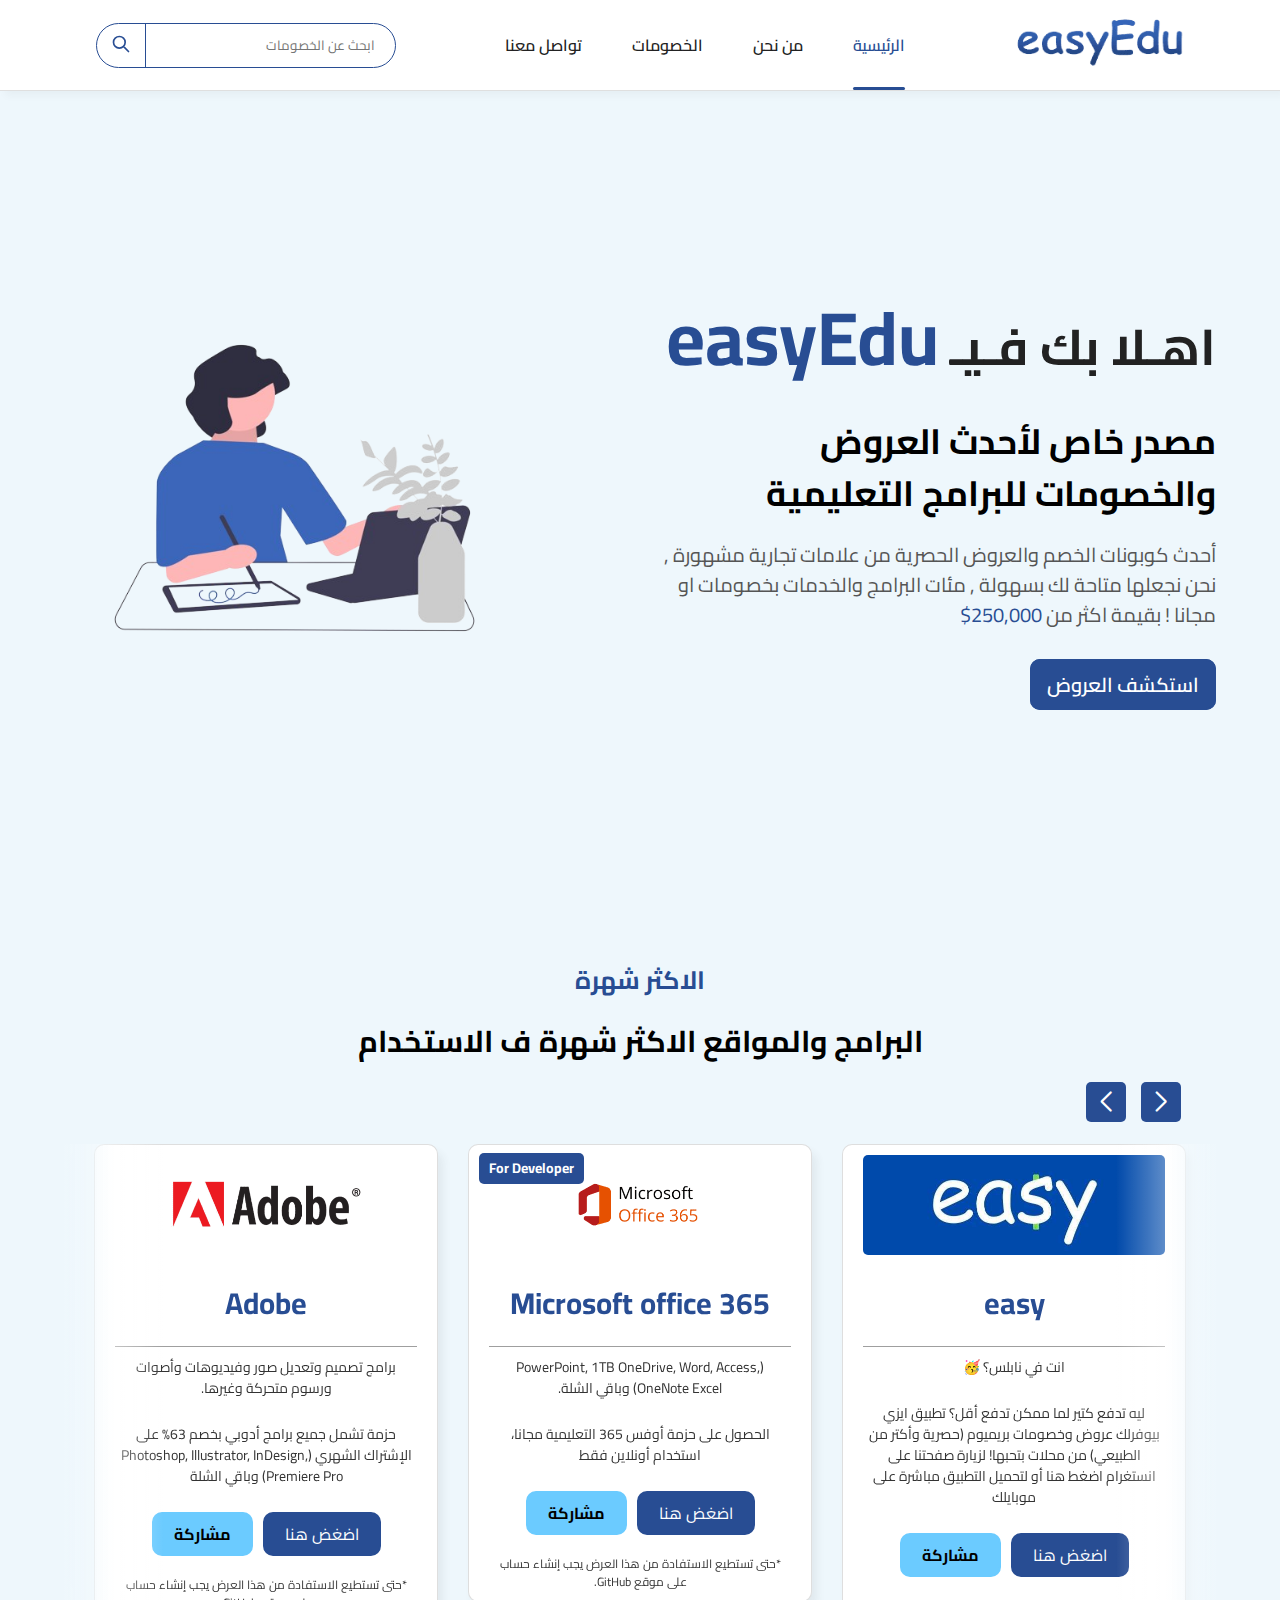
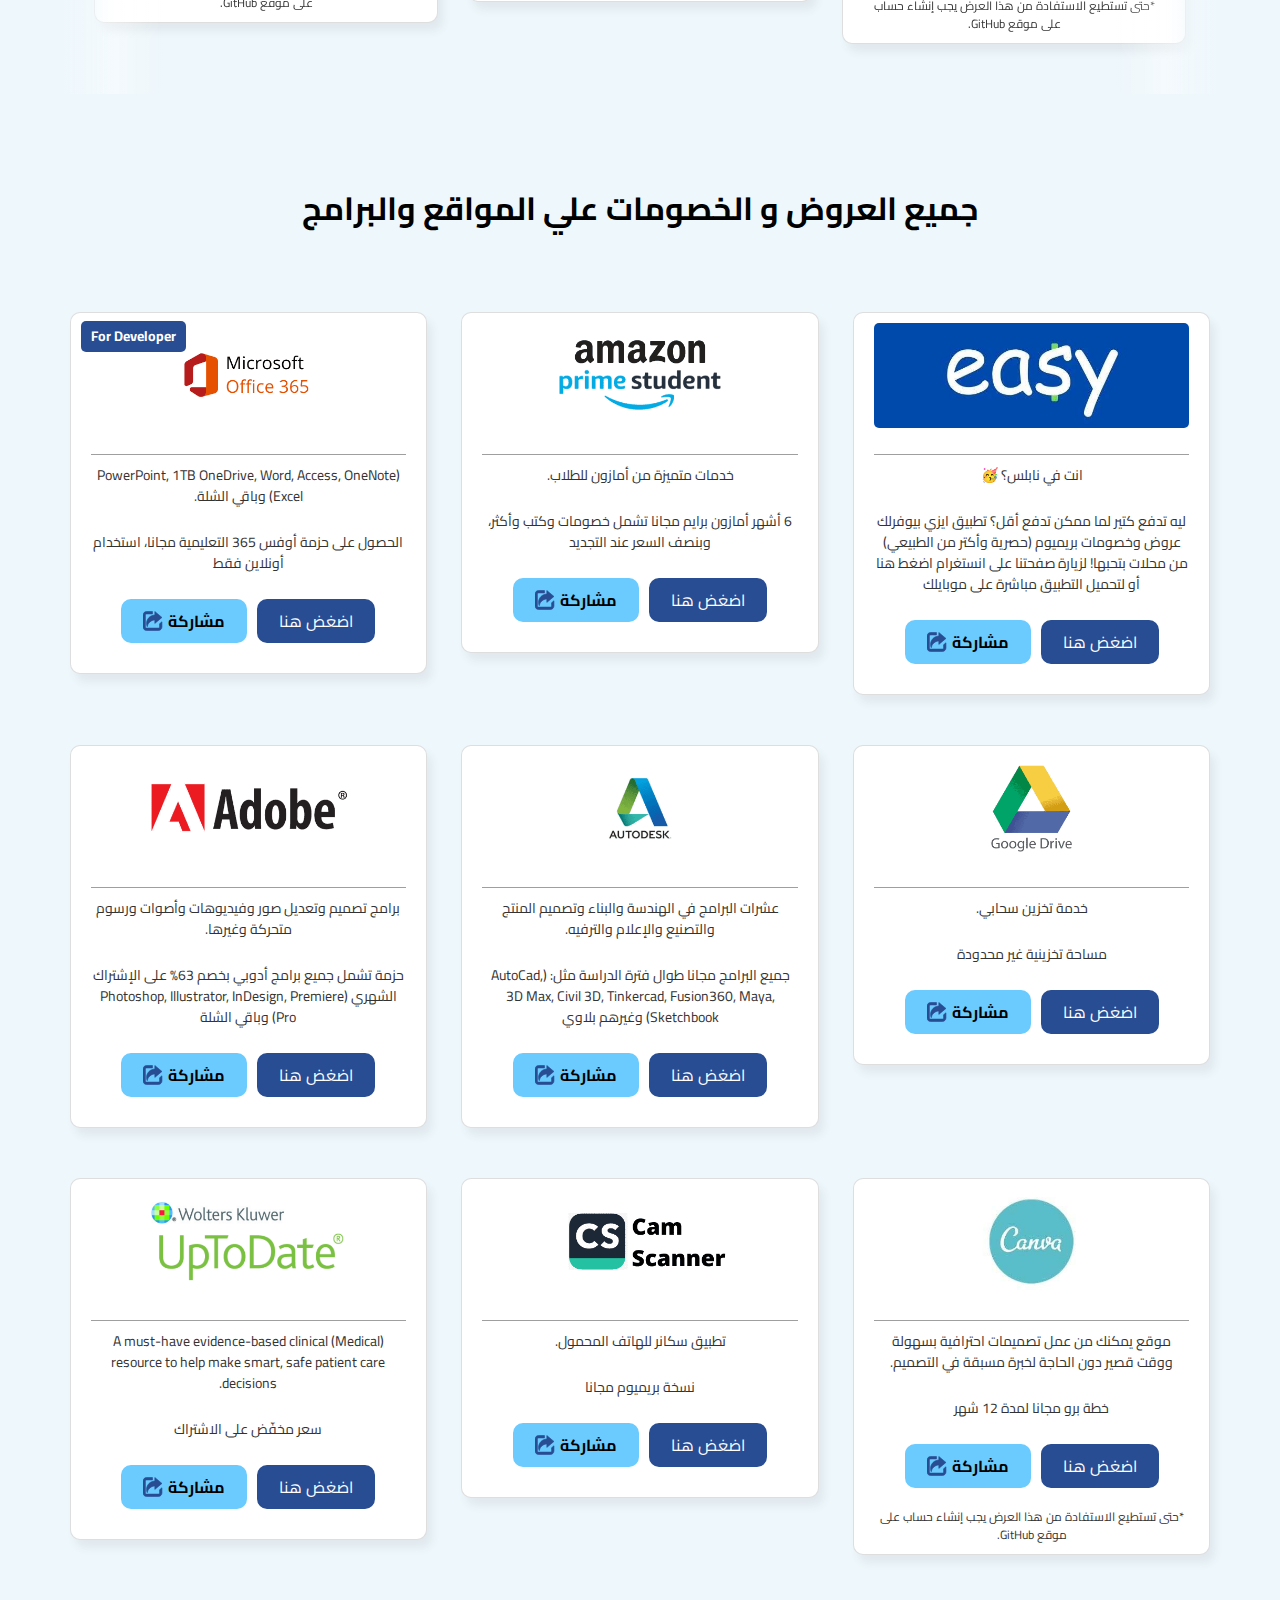
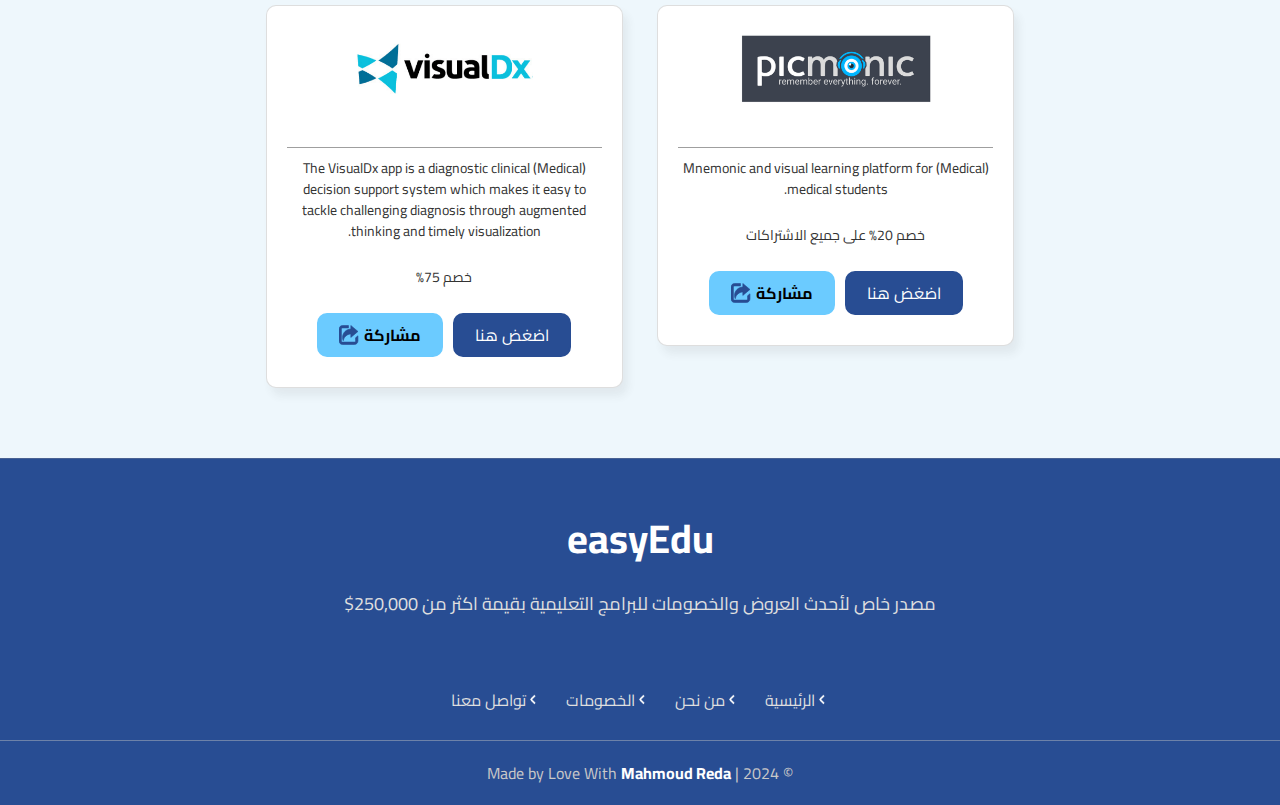
<file: index.html>
<!DOCTYPE html>
<html lang="en">
<head>
    <meta charset="UTF-8">
    <meta name="viewport" content="width=device-width, initial-scale=1.0">
    <title>easyEdu</title>

  

    <!-- Link File Css -->

    <link rel="stylesheet" href="style.css">
    <link rel="stylesheet" href="swiperJs/swiper-bundle.min.css">

</head>
<body>
    
    <div id="copydone">

    </div>
    <header id="header">
        <nav>
            <div class="logo-search">
                <a href="index.html" class="logo"><img src="img/logo.png" alt=""></a>

                <div class="links">
                    <ul>
                        <li class="active"><a href="#">الرئيسية</a></li>
                        <li><a href="about.html">من نحن</a></li>
                        <li><a href="index.html#allProduct">الخصومات</a></li>
                        <li><a href="contact.html">تواصل معنا</a></li>
                    
                    
                    </ul>
                </div>

                <div class="search-box">
                    <input type="search" class="srch_inp" placeholder="ابحث عن الخصومات" onfocus="sho_ul_search()" onblur="hide_ul_search()" onkeyup="search()" >
                    <div class="sear">
                        <svg viewBox="0 0 24 24" fill="none" xmlns="http://www.w3.org/2000/svg"><g id="SVGRepo_bgCarrier" stroke-width="0"></g><g id="SVGRepo_tracerCarrier" stroke-linecap="round" stroke-linejoin="round"></g><g id="SVGRepo_iconCarrier"> <path d="M14.9536 14.9458L21 21M17 10C17 13.866 13.866 17 10 17C6.13401 17 3 13.866 3 10C3 6.13401 6.13401 3 10 3C13.866 3 17 6.13401 17 10Z" stroke="#000000" stroke-width="2" stroke-linecap="round" stroke-linejoin="round"></path> </g></svg>
                    </div>

                    <ul id="search_card" class="search_ul">
                        
                    </ul>
                </div>

              
            </div>

            
        </nav>
    </header>
    
    <section class="hero-sec">
        <div class="container">
            <div class="div-text">
                <h1>اهـلا بك فـيـ <span>easyEdu</span></h1>
            <h3>مصدر خاص لأحدث العروض والخصومات للبرامج التعليمية</h3>
            
            <p>أحدث كوبونات الخصم والعروض الحصرية من علامات تجارية مشهورة , نحن نجعلها متاحة لك بسهولة , مئات البرامج والخدمات بخصومات او مجانا ! بقيمة اكثر من <span>250,000$</span></p>
            <a href="#" class="btn">استكشف العروض</a>
        </div>

            

            <div class="div-img">
                <img src="img/hero.png" alt="">
            </div>
        </div>
    </section>


    
    <section id="product" class="products">
        <div class="container">
            <div class="top-sec">
                <span>الاكثر شهرة</span>
                <h3>البرامج والمواقع الاكثر شهرة ف الاستخدام</h3>
            </div>


            <div class="swiper-container">

                <div class="swiper-wrapper" id="slicecontent">
                    
                 




           
               
                </div>
                <div class="swiper-button-next"></div>
                <div class="swiper-button-prev"></div>
                
            </div>

        </div>
    </section>


    <section class="allcoupon">

        <div id="allProduct" class="top-sec">
            <h1>جميع العروض و الخصومات علي المواقع والبرامج</h1>
            <p></p>
        </div>
        <div class="container">
            <div id="allcoupons_id" class="boxs">
               

            </div>
        </div>
    </section>


    <!-- <section class="newsletter">
        <div class="container">
            <div class="text">

            </div>
        </div>
    </section> -->


    <footer>
        <div class="container">
            <div class="big-rows">
              <h6 class="logo"><span>easyEdu</span></h6>
              <p>مصدر خاص لأحدث العروض والخصومات للبرامج التعليمية بقيمة اكثر من 250,000$</p>  
            </div>

            <div class="row">
                <div class="links">
                    <a href="#"> <svg viewBox="0 0 24 24" fill="none" xmlns="http://www.w3.org/2000/svg" transform="rotate(90)"><g id="SVGRepo_bgCarrier" stroke-width="0"></g><g id="SVGRepo_tracerCarrier" stroke-linecap="round" stroke-linejoin="round"></g><g id="SVGRepo_iconCarrier"> <path d="M5.70711 9.71069C5.31658 10.1012 5.31658 10.7344 5.70711 11.1249L10.5993 16.0123C11.3805 16.7927 12.6463 16.7924 13.4271 16.0117L18.3174 11.1213C18.708 10.7308 18.708 10.0976 18.3174 9.70708C17.9269 9.31655 17.2937 9.31655 16.9032 9.70708L12.7176 13.8927C12.3271 14.2833 11.6939 14.2832 11.3034 13.8927L7.12132 9.71069C6.7308 9.32016 6.09763 9.32016 5.70711 9.71069Z" fill="#fff"></path> </g></svg> الرئيسية</a>
                    <a href="about.html"> <svg viewBox="0 0 24 24" fill="none" xmlns="http://www.w3.org/2000/svg" transform="rotate(90)"><g id="SVGRepo_bgCarrier" stroke-width="0"></g><g id="SVGRepo_tracerCarrier" stroke-linecap="round" stroke-linejoin="round"></g><g id="SVGRepo_iconCarrier"> <path d="M5.70711 9.71069C5.31658 10.1012 5.31658 10.7344 5.70711 11.1249L10.5993 16.0123C11.3805 16.7927 12.6463 16.7924 13.4271 16.0117L18.3174 11.1213C18.708 10.7308 18.708 10.0976 18.3174 9.70708C17.9269 9.31655 17.2937 9.31655 16.9032 9.70708L12.7176 13.8927C12.3271 14.2833 11.6939 14.2832 11.3034 13.8927L7.12132 9.71069C6.7308 9.32016 6.09763 9.32016 5.70711 9.71069Z" fill="#fff"></path> </g></svg> من نحن</a>
                    <a href="index.html#allProduct"> <svg viewBox="0 0 24 24" fill="none" xmlns="http://www.w3.org/2000/svg" transform="rotate(90)"><g id="SVGRepo_bgCarrier" stroke-width="0"></g><g id="SVGRepo_tracerCarrier" stroke-linecap="round" stroke-linejoin="round"></g><g id="SVGRepo_iconCarrier"> <path d="M5.70711 9.71069C5.31658 10.1012 5.31658 10.7344 5.70711 11.1249L10.5993 16.0123C11.3805 16.7927 12.6463 16.7924 13.4271 16.0117L18.3174 11.1213C18.708 10.7308 18.708 10.0976 18.3174 9.70708C17.9269 9.31655 17.2937 9.31655 16.9032 9.70708L12.7176 13.8927C12.3271 14.2833 11.6939 14.2832 11.3034 13.8927L7.12132 9.71069C6.7308 9.32016 6.09763 9.32016 5.70711 9.71069Z" fill="#fff"></path> </g></svg> الخصومات</a>
                    <a href="contact.html"> <svg viewBox="0 0 24 24" fill="none" xmlns="http://www.w3.org/2000/svg" transform="rotate(90)"><g id="SVGRepo_bgCarrier" stroke-width="0"></g><g id="SVGRepo_tracerCarrier" stroke-linecap="round" stroke-linejoin="round"></g><g id="SVGRepo_iconCarrier"> <path d="M5.70711 9.71069C5.31658 10.1012 5.31658 10.7344 5.70711 11.1249L10.5993 16.0123C11.3805 16.7927 12.6463 16.7924 13.4271 16.0117L18.3174 11.1213C18.708 10.7308 18.708 10.0976 18.3174 9.70708C17.9269 9.31655 17.2937 9.31655 16.9032 9.70708L12.7176 13.8927C12.3271 14.2833 11.6939 14.2832 11.3034 13.8927L7.12132 9.71069C6.7308 9.32016 6.09763 9.32016 5.70711 9.71069Z" fill="#fff"></path> </g></svg> تواصل معنا</a>
               
                </div>
            </div>

            
          
        </div>
        <div class="bottom-footer">
           <div class="content">
            <p>&copy; 2024 | Made by Love With <span>Mahmoud Reda</span></p>

           </div>
        </div>
    </footer>




    <script src="main.js"></script>
    
    <script src="swiperJs/swiper-bundle.min.js"></script>
    <script>
        var mySwiper = new Swiper('.swiper-container', {
            slidesPerView: 3,
            spaceBetween: 30,
            loop: true,
            autoplay: {
                delay: 1000, // وقت التأخير بين الشرائح بالمللي ثانية
                disableOnInteraction: false, // تعطيل التشغيل التلقائي عند التفاعل مع المستخدم (باستخدام الماوس)
            },
            navigation: {
                nextEl: '.swiper-button-next',
                prevEl: '.swiper-button-prev',
            },
        });
    
        var Swiperrwapp = document.getElementById("products")
    
        Swiperrwapp.addEventListener('mouseenter', function () {
            mySwiper.autoplay.stop();
        });
    
        // إضافة حدث لإعادة تشغيل التشغيل التلقائي عندما يتم مغادرة الماوس
        Swiperrwapp.addEventListener('mouseleave', function () {
            mySwiper.autoplay.start();
        });
    </script>


<script>
    fetch('data.json')
.then(response => response.json())
       .then(data2 => displayImages2(data2))
       .catch(error => console.error('حدث خطأ في استرجاع بيانات المنتجات:', error));


       // for all cards
       function displayImages2(images2) {
          
           // for search bar

           var search_card = document.getElementById('search_card');
   
   images2.forEach(function (card2) {
    search_card.innerHTML += `  

    <a href="#${card2.id}" class="sm-card" onclick="changecardColor('${card2.id}')">
        <img src="${card2.img}" alt="">
        <h1 class="searchName">${card2.name}</h1>
    </a>

    ` ;

   });

       }
   </script>



</script>
</body>
</html>
</file>
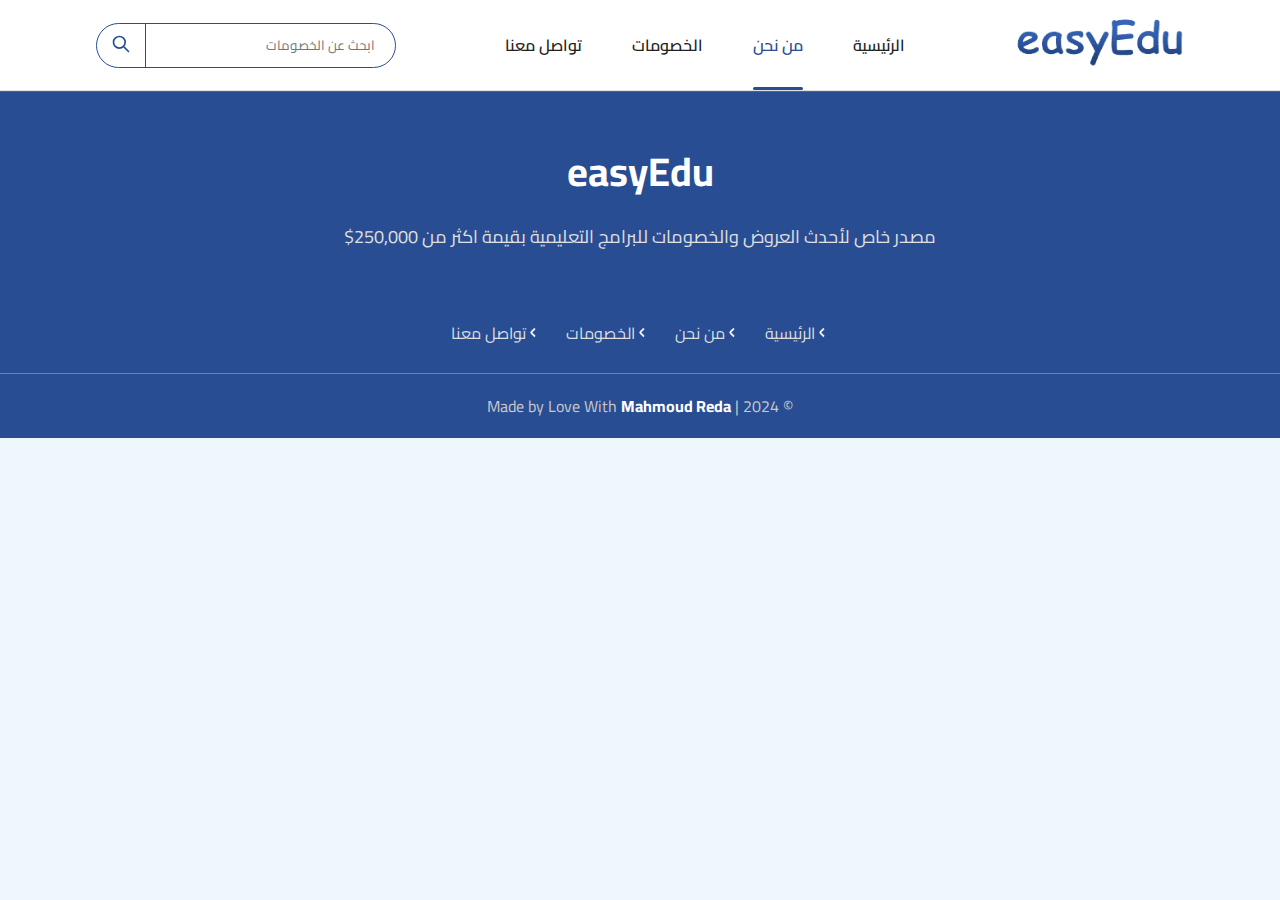
<file: about.html>
<!DOCTYPE html>
<html lang="en">
<head>
    <meta charset="UTF-8">
    <meta http-equiv="X-UA-Compatible" content="IE=edge">
    <meta name="viewport" content="width=device-width, initial-scale=1.0">
    <title>easyEdu</title>

    <!-- Link File CSS -->
    <link rel="stylesheet" href="style.css">
</head>
<body>


    <header>
        <nav>
            <div class="logo-search">
                <a href="index.html" class="logo"><img src="img/logo.png" alt=""></a>

                <div class="links">
                    <ul>
                        <li><a href="index.html">الرئيسية</a></li>
                        <li class="active"><a href="about.html">من نحن</a></li>
                        <li><a href="index.html#allProduct">الخصومات</a></li>
                        <li><a href="contact.html">تواصل معنا</a></li>
                    
                    
                    </ul>
                </div>

                <div class="search-box">
                    <input type="search" class="srch_inp" placeholder="ابحث عن الخصومات" onfocus="sho_ul_search()" onblur="hide_ul_search()" onkeyup="search()" >
                    <div class="sear">
                        <svg viewBox="0 0 24 24" fill="none" xmlns="http://www.w3.org/2000/svg"><g id="SVGRepo_bgCarrier" stroke-width="0"></g><g id="SVGRepo_tracerCarrier" stroke-linecap="round" stroke-linejoin="round"></g><g id="SVGRepo_iconCarrier"> <path d="M14.9536 14.9458L21 21M17 10C17 13.866 13.866 17 10 17C6.13401 17 3 13.866 3 10C3 6.13401 6.13401 3 10 3C13.866 3 17 6.13401 17 10Z" stroke="#000000" stroke-width="2" stroke-linecap="round" stroke-linejoin="round"></path> </g></svg>
                    </div>

                    <ul id="search_card" class="search_ul">
                        
                    </ul>
                </div>

              
            </div>

            
        </nav>
    </header>
   




    <footer>
        <div class="container">
            <div class="big-rows">
              <h6 class="logo"><span>easyEdu</span></h6>
              <p>مصدر خاص لأحدث العروض والخصومات للبرامج التعليمية بقيمة اكثر من 250,000$</p>  
            </div>

            <div class="row">
                <div class="links">
                    <a href="index.html"> <svg viewBox="0 0 24 24" fill="none" xmlns="http://www.w3.org/2000/svg" transform="rotate(90)"><g id="SVGRepo_bgCarrier" stroke-width="0"></g><g id="SVGRepo_tracerCarrier" stroke-linecap="round" stroke-linejoin="round"></g><g id="SVGRepo_iconCarrier"> <path d="M5.70711 9.71069C5.31658 10.1012 5.31658 10.7344 5.70711 11.1249L10.5993 16.0123C11.3805 16.7927 12.6463 16.7924 13.4271 16.0117L18.3174 11.1213C18.708 10.7308 18.708 10.0976 18.3174 9.70708C17.9269 9.31655 17.2937 9.31655 16.9032 9.70708L12.7176 13.8927C12.3271 14.2833 11.6939 14.2832 11.3034 13.8927L7.12132 9.71069C6.7308 9.32016 6.09763 9.32016 5.70711 9.71069Z" fill="#fff"></path> </g></svg> الرئيسية</a>
                    <a href="#"> <svg viewBox="0 0 24 24" fill="none" xmlns="http://www.w3.org/2000/svg" transform="rotate(90)"><g id="SVGRepo_bgCarrier" stroke-width="0"></g><g id="SVGRepo_tracerCarrier" stroke-linecap="round" stroke-linejoin="round"></g><g id="SVGRepo_iconCarrier"> <path d="M5.70711 9.71069C5.31658 10.1012 5.31658 10.7344 5.70711 11.1249L10.5993 16.0123C11.3805 16.7927 12.6463 16.7924 13.4271 16.0117L18.3174 11.1213C18.708 10.7308 18.708 10.0976 18.3174 9.70708C17.9269 9.31655 17.2937 9.31655 16.9032 9.70708L12.7176 13.8927C12.3271 14.2833 11.6939 14.2832 11.3034 13.8927L7.12132 9.71069C6.7308 9.32016 6.09763 9.32016 5.70711 9.71069Z" fill="#fff"></path> </g></svg> من نحن</a>
                    <a href="index.html#allProduct"> <svg viewBox="0 0 24 24" fill="none" xmlns="http://www.w3.org/2000/svg" transform="rotate(90)"><g id="SVGRepo_bgCarrier" stroke-width="0"></g><g id="SVGRepo_tracerCarrier" stroke-linecap="round" stroke-linejoin="round"></g><g id="SVGRepo_iconCarrier"> <path d="M5.70711 9.71069C5.31658 10.1012 5.31658 10.7344 5.70711 11.1249L10.5993 16.0123C11.3805 16.7927 12.6463 16.7924 13.4271 16.0117L18.3174 11.1213C18.708 10.7308 18.708 10.0976 18.3174 9.70708C17.9269 9.31655 17.2937 9.31655 16.9032 9.70708L12.7176 13.8927C12.3271 14.2833 11.6939 14.2832 11.3034 13.8927L7.12132 9.71069C6.7308 9.32016 6.09763 9.32016 5.70711 9.71069Z" fill="#fff"></path> </g></svg> الخصومات</a>
                    <a href="contact.html"> <svg viewBox="0 0 24 24" fill="none" xmlns="http://www.w3.org/2000/svg" transform="rotate(90)"><g id="SVGRepo_bgCarrier" stroke-width="0"></g><g id="SVGRepo_tracerCarrier" stroke-linecap="round" stroke-linejoin="round"></g><g id="SVGRepo_iconCarrier"> <path d="M5.70711 9.71069C5.31658 10.1012 5.31658 10.7344 5.70711 11.1249L10.5993 16.0123C11.3805 16.7927 12.6463 16.7924 13.4271 16.0117L18.3174 11.1213C18.708 10.7308 18.708 10.0976 18.3174 9.70708C17.9269 9.31655 17.2937 9.31655 16.9032 9.70708L12.7176 13.8927C12.3271 14.2833 11.6939 14.2832 11.3034 13.8927L7.12132 9.71069C6.7308 9.32016 6.09763 9.32016 5.70711 9.71069Z" fill="#fff"></path> </g></svg> تواصل معنا</a>
               
                </div>
            </div>

            
          
        </div>
        <div class="bottom-footer">
           <div class="content">
            <p>&copy; 2024 | Made by Love With <span>Mahmoud Reda</span></p>

           </div>
        </div>
    </footer>

    
   

    
    
        <script src="main.js"></script>


        <script>
            fetch('data.json')
        .then(response => response.json())
               .then(data2 => displayImages(data2))
               .catch(error => console.error('حدث خطأ في استرجاع بيانات المنتجات:', error));
        
        
               // for all cards
               function displayImages(images2) {
                  
                   // for search bar
        
                   var search_card = document.getElementById('search_card');
           
           images2.forEach(function (card2) {
            search_card.innerHTML += `  
        
            <a href="index.html#${card2.id}" class="sm-card" onclick="changecardColor('${card2.id}')">
                <img src="${card2.img}" alt="">
                <h1 class="searchName">${card2.name}</h1>
            </a>
        
            ` ;
        
           });
        
               }
           </script>


   
</body>
</html>
</file>
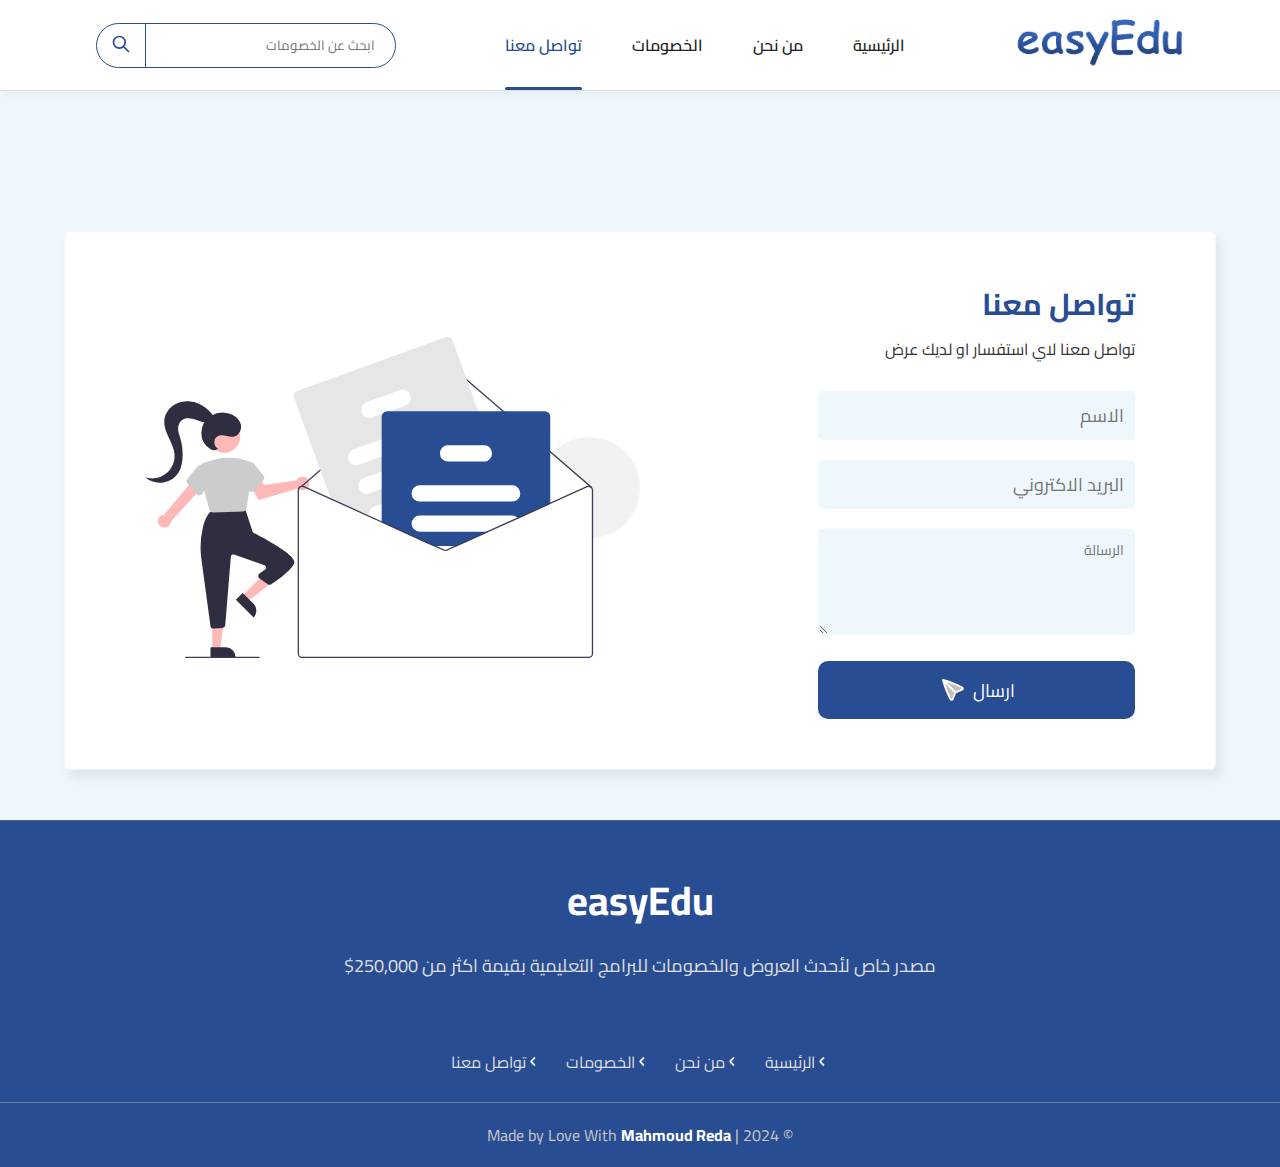
<file: contact.html>
<!DOCTYPE html>
<html lang="en">
<head>
    <meta charset="UTF-8">
    <meta http-equiv="X-UA-Compatible" content="IE=edge">
    <meta name="viewport" content="width=device-width, initial-scale=1.0">
    <title>easyEdu</title>

    <!-- Link File CSS -->
    <link rel="stylesheet" href="style.css">
</head>
<body class="contactbg">


    <header>
        <nav>
            <div class="logo-search">
                <a href="index.html" class="logo"><img src="img/logo.png" alt=""></a>

                <div class="links">
                    <ul>
                        <li><a href="index.html">الرئيسية</a></li>
                        <li><a href="about.html">من نحن</a></li>
                        <li><a href="index.html#allProduct">الخصومات</a></li>
                        <li class="active"><a href="contact.html">تواصل معنا</a></li>
                    
                    
                    </ul>
                </div>

                <div class="search-box">
                    <input type="search" class="srch_inp" placeholder="ابحث عن الخصومات" onfocus="sho_ul_search()" onblur="hide_ul_search()" onkeyup="search()" >
                    <div class="sear">
                        <svg viewBox="0 0 24 24" fill="none" xmlns="http://www.w3.org/2000/svg"><g id="SVGRepo_bgCarrier" stroke-width="0"></g><g id="SVGRepo_tracerCarrier" stroke-linecap="round" stroke-linejoin="round"></g><g id="SVGRepo_iconCarrier"> <path d="M14.9536 14.9458L21 21M17 10C17 13.866 13.866 17 10 17C6.13401 17 3 13.866 3 10C3 6.13401 6.13401 3 10 3C13.866 3 17 6.13401 17 10Z" stroke="#000000" stroke-width="2" stroke-linecap="round" stroke-linejoin="round"></path> </g></svg>
                    </div>

                    <ul id="search_card" class="search_ul">
                        
                    </ul>
                </div>

              
            </div>

            
        </nav>
    </header>
   


        <div class="contact">
            <div class="container">
                <form action="https://api.sheetmonkey.io/form/sixZHuUJurrBvA9YrfigY1"  method="post">
                <input id="redDir" type="hidden" name="x-sheetmonkey-redirect" value="./sucsses.html"/>
                <h1>تواصل معنا </h1>
                <p>تواصل معنا لاي استفسار او لديك عرض </p>
                <input name="Name" type="text" placeholder="الاسم" required>
                <input name="Email" type="email" placeholder="البريد الاكتروني" required>
                <textarea name="Message" rows="4" name="" placeholder="الرسالة" required></textarea>
                <button class="btn subm">ارسال <svg viewBox="0 0 24 24" fill="none" xmlns="http://www.w3.org/2000/svg" transform="rotate(270)"><g id="SVGRepo_bgCarrier" stroke-width="0"></g><g id="SVGRepo_tracerCarrier" stroke-linecap="round" stroke-linejoin="round"></g><g id="SVGRepo_iconCarrier"> <path d="M10 14L12.2728 19.3032C12.5856 20.0331 13.5586 20.1103 13.9486 19.4185C14.7183 18.0535 15.8591 15.8522 17 13C19 8 20 4 20 4M10 14L4.69678 11.7272C3.96687 11.4144 3.88975 10.4414 4.58149 10.0514C5.94647 9.28173 8.14784 8.14086 11 7C16 5 20 4 20 4M10 14L20 4" stroke="#000000" stroke-width="1.5" stroke-linecap="round" stroke-linejoin="round"></path> </g></svg></button>
            </form>

            <div class="cont-img">
                <img src="img/email.svg" alt="">    
            </div>

            </div>
        </div>


        <footer>
            <div class="container">
                <div class="big-rows">
                  <h6 class="logo"><span>easyEdu</span></h6>
                  <p>مصدر خاص لأحدث العروض والخصومات للبرامج التعليمية بقيمة اكثر من 250,000$</p>  
                </div>
    
                <div class="row">
                    <div class="links">
                        <a href="index.html"> <svg viewBox="0 0 24 24" fill="none" xmlns="http://www.w3.org/2000/svg" transform="rotate(90)"><g id="SVGRepo_bgCarrier" stroke-width="0"></g><g id="SVGRepo_tracerCarrier" stroke-linecap="round" stroke-linejoin="round"></g><g id="SVGRepo_iconCarrier"> <path d="M5.70711 9.71069C5.31658 10.1012 5.31658 10.7344 5.70711 11.1249L10.5993 16.0123C11.3805 16.7927 12.6463 16.7924 13.4271 16.0117L18.3174 11.1213C18.708 10.7308 18.708 10.0976 18.3174 9.70708C17.9269 9.31655 17.2937 9.31655 16.9032 9.70708L12.7176 13.8927C12.3271 14.2833 11.6939 14.2832 11.3034 13.8927L7.12132 9.71069C6.7308 9.32016 6.09763 9.32016 5.70711 9.71069Z" fill="#fff"></path> </g></svg> الرئيسية</a>
                        <a href="about.html"> <svg viewBox="0 0 24 24" fill="none" xmlns="http://www.w3.org/2000/svg" transform="rotate(90)"><g id="SVGRepo_bgCarrier" stroke-width="0"></g><g id="SVGRepo_tracerCarrier" stroke-linecap="round" stroke-linejoin="round"></g><g id="SVGRepo_iconCarrier"> <path d="M5.70711 9.71069C5.31658 10.1012 5.31658 10.7344 5.70711 11.1249L10.5993 16.0123C11.3805 16.7927 12.6463 16.7924 13.4271 16.0117L18.3174 11.1213C18.708 10.7308 18.708 10.0976 18.3174 9.70708C17.9269 9.31655 17.2937 9.31655 16.9032 9.70708L12.7176 13.8927C12.3271 14.2833 11.6939 14.2832 11.3034 13.8927L7.12132 9.71069C6.7308 9.32016 6.09763 9.32016 5.70711 9.71069Z" fill="#fff"></path> </g></svg> من نحن</a>
                        <a href="index.html#allProduct"> <svg viewBox="0 0 24 24" fill="none" xmlns="http://www.w3.org/2000/svg" transform="rotate(90)"><g id="SVGRepo_bgCarrier" stroke-width="0"></g><g id="SVGRepo_tracerCarrier" stroke-linecap="round" stroke-linejoin="round"></g><g id="SVGRepo_iconCarrier"> <path d="M5.70711 9.71069C5.31658 10.1012 5.31658 10.7344 5.70711 11.1249L10.5993 16.0123C11.3805 16.7927 12.6463 16.7924 13.4271 16.0117L18.3174 11.1213C18.708 10.7308 18.708 10.0976 18.3174 9.70708C17.9269 9.31655 17.2937 9.31655 16.9032 9.70708L12.7176 13.8927C12.3271 14.2833 11.6939 14.2832 11.3034 13.8927L7.12132 9.71069C6.7308 9.32016 6.09763 9.32016 5.70711 9.71069Z" fill="#fff"></path> </g></svg> الخصومات</a>
                        <a href="#"> <svg viewBox="0 0 24 24" fill="none" xmlns="http://www.w3.org/2000/svg" transform="rotate(90)"><g id="SVGRepo_bgCarrier" stroke-width="0"></g><g id="SVGRepo_tracerCarrier" stroke-linecap="round" stroke-linejoin="round"></g><g id="SVGRepo_iconCarrier"> <path d="M5.70711 9.71069C5.31658 10.1012 5.31658 10.7344 5.70711 11.1249L10.5993 16.0123C11.3805 16.7927 12.6463 16.7924 13.4271 16.0117L18.3174 11.1213C18.708 10.7308 18.708 10.0976 18.3174 9.70708C17.9269 9.31655 17.2937 9.31655 16.9032 9.70708L12.7176 13.8927C12.3271 14.2833 11.6939 14.2832 11.3034 13.8927L7.12132 9.71069C6.7308 9.32016 6.09763 9.32016 5.70711 9.71069Z" fill="#fff"></path> </g></svg> تواصل معنا</a>
                   
                    </div>
                </div>
    
                
              
            </div>
            <div class="bottom-footer">
               <div class="content">
                <p>&copy; 2024 | Made by Love With <span>Mahmoud Reda</span></p>
    
               </div>
            </div>
        </footer>
    
   

    
    
        <script src="main.js"></script>


        <script>
            fetch('data.json')
        .then(response => response.json())
               .then(data2 => displayImages(data2))
               .catch(error => console.error('حدث خطأ في استرجاع بيانات المنتجات:', error));
        
        
               // for all cards
               function displayImages(images2) {
                  
                   // for search bar
        
                   var search_card = document.getElementById('search_card');
           
           images2.forEach(function (card2) {
            search_card.innerHTML += `  
        
            <a href="index.html#${card2.id}" class="sm-card" onclick="changecardColor('${card2.id}')">
                <img src="${card2.img}" alt="">
                <h1 class="searchName">${card2.name}</h1>
            </a>
        
            ` ;
        
           });
        
               }
           </script>


<script src="script.js"></script>

   
</body>
</html>
</file>
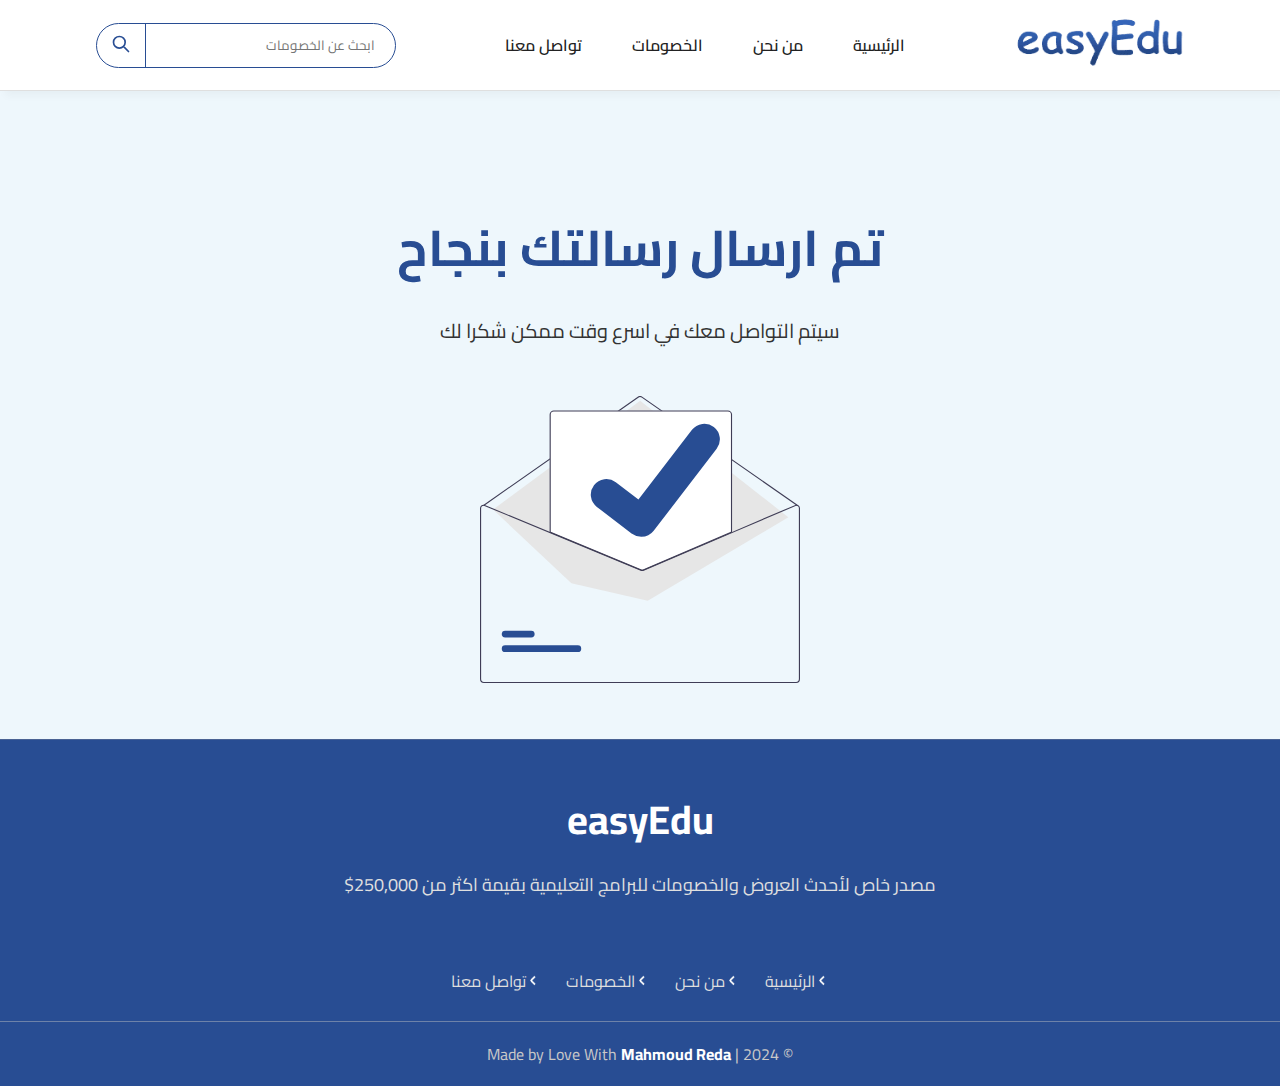
<file: sucsses.html>
<!DOCTYPE html>
<html lang="en">
<head>
    <meta charset="UTF-8">
    <meta http-equiv="X-UA-Compatible" content="IE=edge">
    <meta name="viewport" content="width=device-width, initial-scale=1.0">
    <title>easyEdu</title>

    <!-- Link File CSS -->
    <link rel="stylesheet" href="style.css">
</head>
<body class="contactbg">


    <header>
        <nav>
            <div class="logo-search">
                <a href="index.html" class="logo"><img src="img/logo.png" alt=""></a>

                <div class="links">
                    <ul>
                        <li><a href="index.html">الرئيسية</a></li>
                        <li><a href="about.html">من نحن</a></li>
                        <li><a href="index.html#allProduct">الخصومات</a></li>
                        <li><a href="contact.html">تواصل معنا</a></li>
                    
                    
                    </ul>
                </div>

                <div class="search-box">
                    <input type="search" class="srch_inp" placeholder="ابحث عن الخصومات" onfocus="sho_ul_search()" onblur="hide_ul_search()" onkeyup="search()" >
                    <div class="sear">
                        <svg viewBox="0 0 24 24" fill="none" xmlns="http://www.w3.org/2000/svg"><g id="SVGRepo_bgCarrier" stroke-width="0"></g><g id="SVGRepo_tracerCarrier" stroke-linecap="round" stroke-linejoin="round"></g><g id="SVGRepo_iconCarrier"> <path d="M14.9536 14.9458L21 21M17 10C17 13.866 13.866 17 10 17C6.13401 17 3 13.866 3 10C3 6.13401 6.13401 3 10 3C13.866 3 17 6.13401 17 10Z" stroke="#000000" stroke-width="2" stroke-linecap="round" stroke-linejoin="round"></path> </g></svg>
                    </div>

                    <ul id="search_card" class="search_ul">
                        
                    </ul>
                </div>

              
            </div>

            
        </nav>
    </header>
   


    <div class="contentsend">

        <h5>تم ارسال رسالتك بنجاح</h5>

        <p>سيتم التواصل معك في اسرع وقت ممكن شكرا لك

        </p>
        <div class="img">
            <img src="img/sendmessage.svg" alt="">
        </div>


</div>


        <footer>
            <div class="container">
                <div class="big-rows">
                  <h6 class="logo"><span>easyEdu</span></h6>
                  <p>مصدر خاص لأحدث العروض والخصومات للبرامج التعليمية بقيمة اكثر من 250,000$</p>  
                </div>
    
                <div class="row">
                    <div class="links">
                        <a href="index.html"> <svg viewBox="0 0 24 24" fill="none" xmlns="http://www.w3.org/2000/svg" transform="rotate(90)"><g id="SVGRepo_bgCarrier" stroke-width="0"></g><g id="SVGRepo_tracerCarrier" stroke-linecap="round" stroke-linejoin="round"></g><g id="SVGRepo_iconCarrier"> <path d="M5.70711 9.71069C5.31658 10.1012 5.31658 10.7344 5.70711 11.1249L10.5993 16.0123C11.3805 16.7927 12.6463 16.7924 13.4271 16.0117L18.3174 11.1213C18.708 10.7308 18.708 10.0976 18.3174 9.70708C17.9269 9.31655 17.2937 9.31655 16.9032 9.70708L12.7176 13.8927C12.3271 14.2833 11.6939 14.2832 11.3034 13.8927L7.12132 9.71069C6.7308 9.32016 6.09763 9.32016 5.70711 9.71069Z" fill="#fff"></path> </g></svg> الرئيسية</a>
                        <a href="about.html"> <svg viewBox="0 0 24 24" fill="none" xmlns="http://www.w3.org/2000/svg" transform="rotate(90)"><g id="SVGRepo_bgCarrier" stroke-width="0"></g><g id="SVGRepo_tracerCarrier" stroke-linecap="round" stroke-linejoin="round"></g><g id="SVGRepo_iconCarrier"> <path d="M5.70711 9.71069C5.31658 10.1012 5.31658 10.7344 5.70711 11.1249L10.5993 16.0123C11.3805 16.7927 12.6463 16.7924 13.4271 16.0117L18.3174 11.1213C18.708 10.7308 18.708 10.0976 18.3174 9.70708C17.9269 9.31655 17.2937 9.31655 16.9032 9.70708L12.7176 13.8927C12.3271 14.2833 11.6939 14.2832 11.3034 13.8927L7.12132 9.71069C6.7308 9.32016 6.09763 9.32016 5.70711 9.71069Z" fill="#fff"></path> </g></svg> من نحن</a>
                        <a href="index.html#allProduct"> <svg viewBox="0 0 24 24" fill="none" xmlns="http://www.w3.org/2000/svg" transform="rotate(90)"><g id="SVGRepo_bgCarrier" stroke-width="0"></g><g id="SVGRepo_tracerCarrier" stroke-linecap="round" stroke-linejoin="round"></g><g id="SVGRepo_iconCarrier"> <path d="M5.70711 9.71069C5.31658 10.1012 5.31658 10.7344 5.70711 11.1249L10.5993 16.0123C11.3805 16.7927 12.6463 16.7924 13.4271 16.0117L18.3174 11.1213C18.708 10.7308 18.708 10.0976 18.3174 9.70708C17.9269 9.31655 17.2937 9.31655 16.9032 9.70708L12.7176 13.8927C12.3271 14.2833 11.6939 14.2832 11.3034 13.8927L7.12132 9.71069C6.7308 9.32016 6.09763 9.32016 5.70711 9.71069Z" fill="#fff"></path> </g></svg> الخصومات</a>
                        <a href="#"> <svg viewBox="0 0 24 24" fill="none" xmlns="http://www.w3.org/2000/svg" transform="rotate(90)"><g id="SVGRepo_bgCarrier" stroke-width="0"></g><g id="SVGRepo_tracerCarrier" stroke-linecap="round" stroke-linejoin="round"></g><g id="SVGRepo_iconCarrier"> <path d="M5.70711 9.71069C5.31658 10.1012 5.31658 10.7344 5.70711 11.1249L10.5993 16.0123C11.3805 16.7927 12.6463 16.7924 13.4271 16.0117L18.3174 11.1213C18.708 10.7308 18.708 10.0976 18.3174 9.70708C17.9269 9.31655 17.2937 9.31655 16.9032 9.70708L12.7176 13.8927C12.3271 14.2833 11.6939 14.2832 11.3034 13.8927L7.12132 9.71069C6.7308 9.32016 6.09763 9.32016 5.70711 9.71069Z" fill="#fff"></path> </g></svg> تواصل معنا</a>
                   
                    </div>
                </div>
    
                
              
            </div>
            <div class="bottom-footer">
               <div class="content">
                <p>&copy; 2024 | Made by Love With <span>Mahmoud Reda</span></p>
    
               </div>
            </div>
        </footer>
    
   

    
    
        <script src="main.js"></script>


        <script>
            fetch('data.json')
        .then(response => response.json())
               .then(data2 => displayImages(data2))
               .catch(error => console.error('حدث خطأ في استرجاع بيانات المنتجات:', error));
        
        
               // for all cards
               function displayImages(images2) {
                  
                   // for search bar
        
                   var search_card = document.getElementById('search_card');
           
           images2.forEach(function (card2) {
            search_card.innerHTML += `  
        
            <a href="index.html#${card2.id}" class="sm-card" onclick="changecardColor('${card2.id}')">
                <img src="${card2.img}" alt="">
                <h1 class="searchName">${card2.name}</h1>
            </a>
        
            ` ;
        
           });
        
               }
           </script>


   
</body>
</html>
</file>
<file: style.css>
/* fonts */ 

@import url('https://fonts.googleapis.com/css2?family=Cairo:wght@200..1000&display=swap');
*{
    padding: 0;
    margin: 0;
    box-sizing: border-box;
    text-decoration: none;
    list-style: none;
    font-family: 'Lexend', sans-serif;
    font-family: "Cairo", sans-serif;
    line-height: 1.5;
}
html{
    scroll-behavior: smooth;
}

*::selection{
    background-color: var(--main);
    color: #e6e6e6;
}

::-webkit-scrollbar{
    width: 12px;
}
::-webkit-scrollbar-track{
    background-color: #fff;
}
::-webkit-scrollbar-thumb{
    background-color: var(--main);
}

body{
    direction: rtl;
}
:root{
    --main: #284D93;
    --parg: #54595f;
    --title: #080809;
}





svg{
    width: 50px;
}
.container{
    width: 90%;
    margin: auto;
    max-width: 1300px;
}
section{
    padding: 20px 0;
}

.top-sec{
    text-align: center;
    margin-bottom: 80px;
  
}
.top-sec span{
    font-size: 25px;
    font-weight: bold;
    color: var(--main);
}
.top-sec h3{
    margin-top: 20px;
    font-size: 30px;
}

/* btns */ 

.btn{
    padding: 5px 15px;
    border: 2px solid;
    border-color: #284D93;
    border-radius: 10px;
    color: #fff;
    background: #284D93;
    transition: 0.3s ease;
    position: relative;
    display: flex;
    justify-content: center;
    align-items: center;
    gap: 5px;
}
.btn svg{
    fill: #284D93;
    stroke: #284D93;
    width: 40px;
}
.btn svg.wats{
    width: 30px;
}
.btn svg,
.btn path{
    fill: #284D93;
    stroke: #284D93;
}
.btn:hover{
    background: transparent;
    color: #284D93;
}
.btn:hover svg,
.btn:hover path{
    fill: #284D93;
    stroke: #284D93;
}

.btn:before, .btn:after {
    position: absolute;
    content: "";
    width: 150%;
    left: 50%;
    height: 100%;
    transform: translateX(-50%);
    z-index: 1000;
    background-repeat: no-repeat;
}

.btn:hover:before {
    top: -70%;
    background-image: radial-gradient(circle,#284D93 20%, transparent 20%), radial-gradient(circle, transparent 20%,#284D93 20%, transparent 30%), radial-gradient(circle,#284D93 20%, transparent 20%), radial-gradient(circle,#284D93 20%, transparent 20%), radial-gradient(circle, transparent 10%,#284D93 15%, transparent 20%), radial-gradient(circle,#284D93 20%, transparent 20%), radial-gradient(circle,#284D93 20%, transparent 20%), radial-gradient(circle,#284D93 20%, transparent 20%), radial-gradient(circle,#284D93 20%, transparent 20%);
    background-size: 10% 10%, 20% 20%, 15% 15%, 20% 20%, 18% 18%, 10% 10%, 15% 15%, 10% 10%, 18% 18%;
    background-position: 50% 120%;
    animation: maintopBubbles 0.6s ease;
    opacity: 0;
}
@keyframes maintopBubbles {
    0% {
      background-position: 5% 90%, 10% 90%, 10% 90%, 15% 90%, 25% 90%, 25% 90%,
        40% 90%, 55% 90%, 70% 90%;
        opacity: 1;
    }
  
    50% {
      background-position: 0% 80%, 0% 20%, 10% 40%, 20% 0%, 30% 30%, 22% 50%,
        50% 50%, 65% 20%, 90% 30%;
        opacity: 1;
    }
  
    100% {
      background-position: 0% 70%, 0% 10%, 10% 30%, 20% -10%, 30% 20%, 22% 40%,
        50% 40%, 65% 10%, 90% 20%;
      background-size: 0% 0%, 0% 0%, 0% 0%, 0% 0%, 0% 0%, 0% 0%;
    }
  }

.btn:hover::after {
    bottom: -70%;
    background-image: radial-gradient(circle,#284D93 20%, transparent 20%), radial-gradient(circle,#284D93 20%, transparent 20%), radial-gradient(circle, transparent 10%,#284D93 15%, transparent 20%), radial-gradient(circle,#284D93 20%, transparent 20%), radial-gradient(circle,#284D93 20%, transparent 20%), radial-gradient(circle,#284D93 20%, transparent 20%), radial-gradient(circle,#284D93 20%, transparent 20%);
    background-size: 15% 15%, 20% 20%, 18% 18%, 20% 20%, 15% 15%, 20% 20%, 18% 18%;
    background-position: 50% 0%;
    animation: mainbottomBubbles 0.6s ease;
    opacity: 0;

}
@keyframes mainbottomBubbles {
    0% {
      background-position: 10% -10%, 30% 10%, 55% -10%, 70% -10%, 85% -10%,
        70% -10%, 70% 0%;
        opacity: 1;
    }
  
    50% {
      background-position: 0% 80%, 20% 80%, 45% 60%, 60% 100%, 75% 70%, 95% 60%,
        105% 0%;
        opacity: 1;
    }
  
    100% {
      background-position: 0% 90%, 20% 90%, 45% 70%, 60% 110%, 75% 80%, 95% 70%,
        110% 10%;
      background-size: 0% 0%, 0% 0%, 0% 0%, 0% 0%, 0% 0%, 0% 0%;
    }
  }


  /*-----------*/

#copydone{
    position: fixed;
    opacity: 0;
    z-index: -1;
    top: 35vh;
    left: 50%;
    transform: translateX(-50%);
    background: #284D93;
    display: flex;
    justify-content: center;
    align-items: center;
    border-radius: 10px;
    transition: 0.4s;
}
#copydone h4{
    color: #e2e2e2;
    padding:20px 50px;
    font-size: 18px;

}
#copydone h4 span{
    font-size: 25px;
    padding: 0 5px;
    color: #fff;
}
#copydone.active{
    z-index: 10000;
    opacity: 1;
    top: 22vh;
}


/* start header */ 

body{
    background: #EEF7FC;
}


header{
    background-color: #fff;
    border-bottom: 1px solid #99999950;
    box-shadow: 5px 5px 8px #00000009;
    z-index: 5;
}
header nav{
    width: 85%;
    margin: 0 auto;
    max-width: 1300px;
}
header nav .logo-search{
    display: flex;
    justify-content: space-between;
    align-items: center;
    height: 90px;
}
header nav .logo-search .logo img{
    width: 170px;
}
header nav .logo-search .search-box{
    height: 45px;
    position: relative;
    width: 300px;
}
header nav .logo-search .search-box input{
    width: 100%;
    height: 100%;
    padding: 0 20px 0 50px;
    border-radius: 30px;
    outline: none;
    border: 1px solid #284D93;

}
header nav .logo-search .search-box .sear{
    position: absolute;
    left: 0;
    top: 0;
    height: 100%;
    width: 50px;
    text-align: center;
    border-right: 1px solid #284D93;
    cursor: pointer;
    color: #284D93;
    line-height: 50px;
}
header nav .logo-search .search-box .sear svg,
    header nav .logo-search .search-box .sear path{
    width: 20px;
    stroke: #284D93;
   
}
header nav .links ul{
    display: flex;
    gap: 50px;
    height: 90px;
}
header nav .links ul li{
    position: relative;
    line-height: 90px;
}
header nav .links ul li a{
    color: #222;
    text-transform: capitalize;
    font-weight: 600;
    transition: 0.3s ease;
}
header nav .links ul li::after{
    position: absolute;
    content: '';
    bottom: 0px;
    right: 0%;
    width: 0%;
    height: 3px;
    background-color: #284D93;
    border-radius: 5px;
    transition: 0.3s ease;
}
header nav .links ul li:hover::after,
header nav .links ul li.active::after{
    width: 100%;
}

header nav .links ul li:hover a,
header nav .links ul li.active a{
    color: #284D93;
}
header .search_ul{
    display: flex;
    flex-direction: column;
    background: #fff;
    position: absolute;
    border: 1px solid #0000004b;
    border-top: 0;
    box-shadow: 0px 5px 8px #00000028;
    width: 78%;
    z-index: -1;
    left: 49px;
    top: 100%;
    opacity: 0;
    transition: 0.2s ease;
    padding: 10px;
    max-height: 65vh;
    overflow: hidden;
    border-radius: 0px 0px 10px 10px;
}
header .search_ul a:hover{
    background: rgb(192, 192, 192);
}
header .search_ul a{
    display: flex;
    flex-direction: row-reverse;
    align-items: center;
    padding: 10px;
    cursor: pointer;
}
header .search_ul a img{
    width: 80px;
    margin-right: 5px;
}
header .search_ul a h1{
    font-size: 16px;
    color: #080809;
    font-weight: 500;
}



#btnMenu{
    display: none;
}
header.active{
    position: fixed;
    top: 0;
    left: 0;
    right: 0;
    background: #fff;
    border-bottom: 1px solid #1f1f1f1a;
    z-index: 5;
    animation: navanim linear 0.3s;
    box-shadow: 3px 3px 15px #0000000e;
}
@keyframes navanim{
    0%{
        top: -100px;
        opacity: 0;
    }
    100%{
        top: 0;
        opacity: 1;
    }
}



@media (max-width:1000px){
    #btnMenu{
        display: block;
    }
    header nav.links ul{
        position: fixed;
        top: -100%;
        left: 0;
        right: 0;
        gap: 50px;
        display: flex;
        flex-direction: column;
        text-align: center;
        width: 100%;
        background: #fff;
        padding: 40px 0 60px;
        transition: 0.5s ease-in-out;
        z-index: 10;
    }
    header nav.links ul.active{
        top: 100px;
    }
}




/* start Hero Section */ 
.hero-sec{
    height: calc(100vh - 100px);
    padding: 0px 0 0;
    display: flex;
    justify-content: center;
    align-items: center;
}
.hero-sec .container{
    display: flex;
    justify-content: space-between;
    align-items: center;
    height: 100%;
}

.hero-sec .container .div-text{
    width: 50%;
  
}

.hero-sec .container .div-img{
    width: 40%;
}
.hero-sec .container .div-img img{
    width: 100%;
}
.hero-sec .container h1{
    color: #222;
    font-size: 50px;
    margin-bottom: 20px;
    line-height: 1.3;
}
.hero-sec .container h1 span{
    color:#284D93;
    font-size: 75px;
}
.hero-sec .container h3{
    font-size: 35px;
    margin-bottom: 20px;
    line-height: 1.5;
}

.hero-sec .container p{
    font-size: 20px;
    margin-bottom: 40px;
    color: #555;
   
}
.hero-sec .container .btn{
    font-size: 20px;
    font-weight: 600;
    display: inline;
}
.hero-sec .container p span{
    color: #284D93;
    color: #284D93;
}




/* end Hero Section */ 



.allcoupon .boxs{
    display: flex;
    justify-content: center;
    align-items: flex-start;
    flex-wrap: wrap;
    gap: 3%;
}
 .box{
    width: 31%;
    border-radius: 10px;
    margin-bottom: 50px;
    border: 1px solid #4d4d4d2f;
    background: #fff;
    box-shadow: 5px 8px 8px #44444413;
    overflow: hidden;
    text-align: center;
    padding: 10px  20px 10px 20px;
    position: relative;
    top: 0;
    transition: 0.3s ease;
}
 .box:hover{
    top: -5px;
    box-shadow: 5px 5px 20px #616c7c57;
}
 .box img{
    width: 100%;
    transform: scale(1);
    transition: 0.3s ease;
    margin-bottom: 20px;
    border-radius: 5px;
}
 .box:hover img{
    transform: scale(1.1);
 
}
 .box h1{
    margin-bottom: 20px;
    color: #284D93;
    font-size: 30px;
}
 .box p{
    margin-bottom: 25px;
    font-size: 14px;
    color: #333;
   
}
.box .bord_p{
    border-top: 1px solid #00000060;
    padding-top: 10px;
}
.box.highlight{
    animation: bgBox 3s  ease;
}
.box .githupDev{
    margin-top: 0px;
    color: #333;
    font-size: 12px;
}
.box .forDev{
    position: absolute;
    top: 8px;
    left: 10px;
    padding: 5px 10px;
    background: #284D93;
    color: #fff;
    border-radius: 5px;
    font-size: 14px;
    font-weight: bold;
}
@keyframes bgBox{
    0%{
        background: #0000ff00;
    }
    20%{
        background: #3993e77c;
    }

    40%{
        background: #0000ff00;
    }
    60%{
        background: #3993e77c;
    } 
    80%{
        background: #0000ff00;
    }
    100%{
        background: #3993e77c;
    }
  
    
}
.box .btns{
    padding-bottom: 20px;
    display: flex;
    justify-content: center;
    align-items: center;
    gap: 10px;
}
.box .btn{
    padding: 8px 20px;
}
.box .btnshare{
    background: #6bcbff;
    border-color: #6bcbff;
    color: #000;
    font-weight: bold;
    cursor: pointer;
}
.box .btnshare svg{
    width: 20px;
    height: 20px;
}








.products .box:hover{
    top: 0;
}
.products .container{
    position: relative;
    overflow: hidden;
    padding: 50px 0;
}
.products .container .swiper-container{
    position: relative;
    padding:0 30px;
    z-index: 2;
}
.products .container .swiper-container::before,
.products .container .swiper-container::after{
    content: '';
    position: absolute;
    top: 0;
    width: 100px;
    height: 100%;
    z-index: 10;
   
}
.products .container .swiper-container::before{
    left: 0;
    background: linear-gradient(to left, #ffffff00 ,#ffffff60, #EEF7FC);
}
.products .container .swiper-container::after{
    background: linear-gradient(to right, #ffffff00 ,#ffffff60, #EEF7FC);
    right: 0;
}


.last-btn{
    text-align: center;
    margin-top: 90px;
}
.products .swiper-button-next,
.products .swiper-button-prev{
    position: absolute;
    top: -40px;
    width: 40px;
    height: 40px;
    border-radius: 5px;
    background: var(--main);
}
.products .swiper-button-next{
    right: 90px !important;
    left: auto !important;
}
.products .swiper-button-prev{
    right: 35px !important;
    left: auto;

}
.swiper-button-next:after,
.swiper-button-prev:after{
    font-size: 20px !important;
    color: #fff;
    font-weight: bolder;
}
.products .swiper-button-next:hover,
.products .swiper-button-prev:hover{
    background: #436bb6;
}


/* footer */



footer{
    border-top: 1px solid #94949450;
    background: linear-gradient(#284D93,#284D93);
    background-size: cover;
    background-position: center;
}
footer .container{
    padding: 50px 0 20px;
    display: flex;
    justify-content: space-between; 
    flex-direction: column;
    text-align: center;
}

footer .big-rows .logo{
    font-size: 40px;
    font-weight: bold;
    margin-bottom: 20px;
}
footer .big-rows p{
    color: #e0e0e0;
    margin-bottom: 20px;
    font-size: 18px;
    line-height: 1.7;
}
footer .big-rows .logo span{
    color: #fff;
}

footer .container .row{
    width: 100%;
    margin-top: 40px;
}



footer .container .row .tittle{
    color: #fff;
    margin-bottom: 25px;
    font-size: 30px;
}
footer .container .row .links{
    display: flex;
    justify-content: center;
    gap: 25px;
}
footer .container .row .links a{
    color: #dfdfdf;
    padding: 8px 0;
    position: relative;
    right: 0;
    transition: 0.3s ease;
    display: flex;
    align-items: center;
}
footer .container .row .links a svg{
    width: 15px;
    fill: #fff;
    stroke: #fff;
    line-height: 50px;
}
footer .container .row .links a:hover{
    text-decoration: underline;
    right: 10px;
}


footer .bottom-footer{
    border-top: 1px solid #c4c4c471;
}

footer .bottom-footer .content{
    padding: 20px 0;
    width: 85%;
    margin: auto;
    display: flex;
    justify-content: center;
    align-items: center;
}
footer .bottom-footer .content p{
    color: #c9c8c8;
}
footer .bottom-footer .content p span{
    font-weight: 700;
    color:   #fff;;
}
 /* end footer */
















/* contact page */



/* contact page */
.contactbg{
    background-color: #EEF7FC;
  
  }
  

  .contactbg .contact .container{
    padding: 50px 80px;
    border-radius: 5px;
    background-color: #fff;
    border: 1px solid #EEF7FC;
    box-shadow: 5px 8px 10px #7c969c27;
    display: flex; 
    justify-content: space-between;
    align-items: center;
    margin: auto;
    margin-top: 140px;
    margin-bottom: 50px;
  }
  .contactbg .contact h1{
    color: #284D93;
    margin-bottom: 20px;
    font-size: 30px;
    margin-bottom: 10px;
  }
  .contactbg .contact p{
    margin-bottom: 30px;
    color:#333;
  }
  .contactbg .contact form{
  
    flex-direction: column;
    width: 40%;
  }
  .contactbg .contact .cont-img{
    width: 50%;
  }
  .contactbg .contact .cont-img img{
    width: 100%;
  }
  .contactbg .contact form input,
  .contactbg .contact form textarea{
    width: 80%;
    padding: 10px 10px;
    border-radius: 5px;
    margin-bottom: 20px;
    border: none;
    outline: none;
    background-color: #EEF7FC;
    font-size: 18px;
    border: 1px solid transparent;
    transition: 0.3s ease;
  }
  .contactbg .contact form input:focus,
  .contactbg .contact form textarea:focus{
    border-color: #284d936c;
  }
  .contactbg .contact form textarea{
    border-radius: 5px;
    max-width: 80%;
    font-size: 14px;
  }

  .contactbg .contact .subm{
    width: 80%;
    font-size: 18px;
    padding: 12px 0;
    cursor: pointer;
  }
.btn.subm svg,
    .btn.subm path{
    fill: #c0c0c0;
    stroke: #ffffff;
  }
  .btn.subm svg{
    width: 30px;
  }
  .btn.subm:hover svg path{
    stroke: #284D93;
  }


  .contactbg .contact .subm:hover{
    background: transparent;
    color: #284D93;
  }
  
  @media (min-width:1500px){
    .container{
      width: 80%;
    }
  }

  

/* send message */ 

.contentsend{
    margin-top: 120px;
    margin-bottom: 50px;
    display: flex;
    justify-content: center;
    align-items: center;
    text-align: center;
    flex-direction: column;
  }
  .contentsend h5{
    font-size: 50px;
    color: #284D93;
    margin-bottom: 30px;
  }
  .contentsend p{
  font-size: 20px;
  width: 50%;
  color: #333;
  }
  .contentsend .img{
    width: 25%;
    margin-top: 50px;
  }
  .contentsend .img img{
    width: 100%;
  }
</file>
